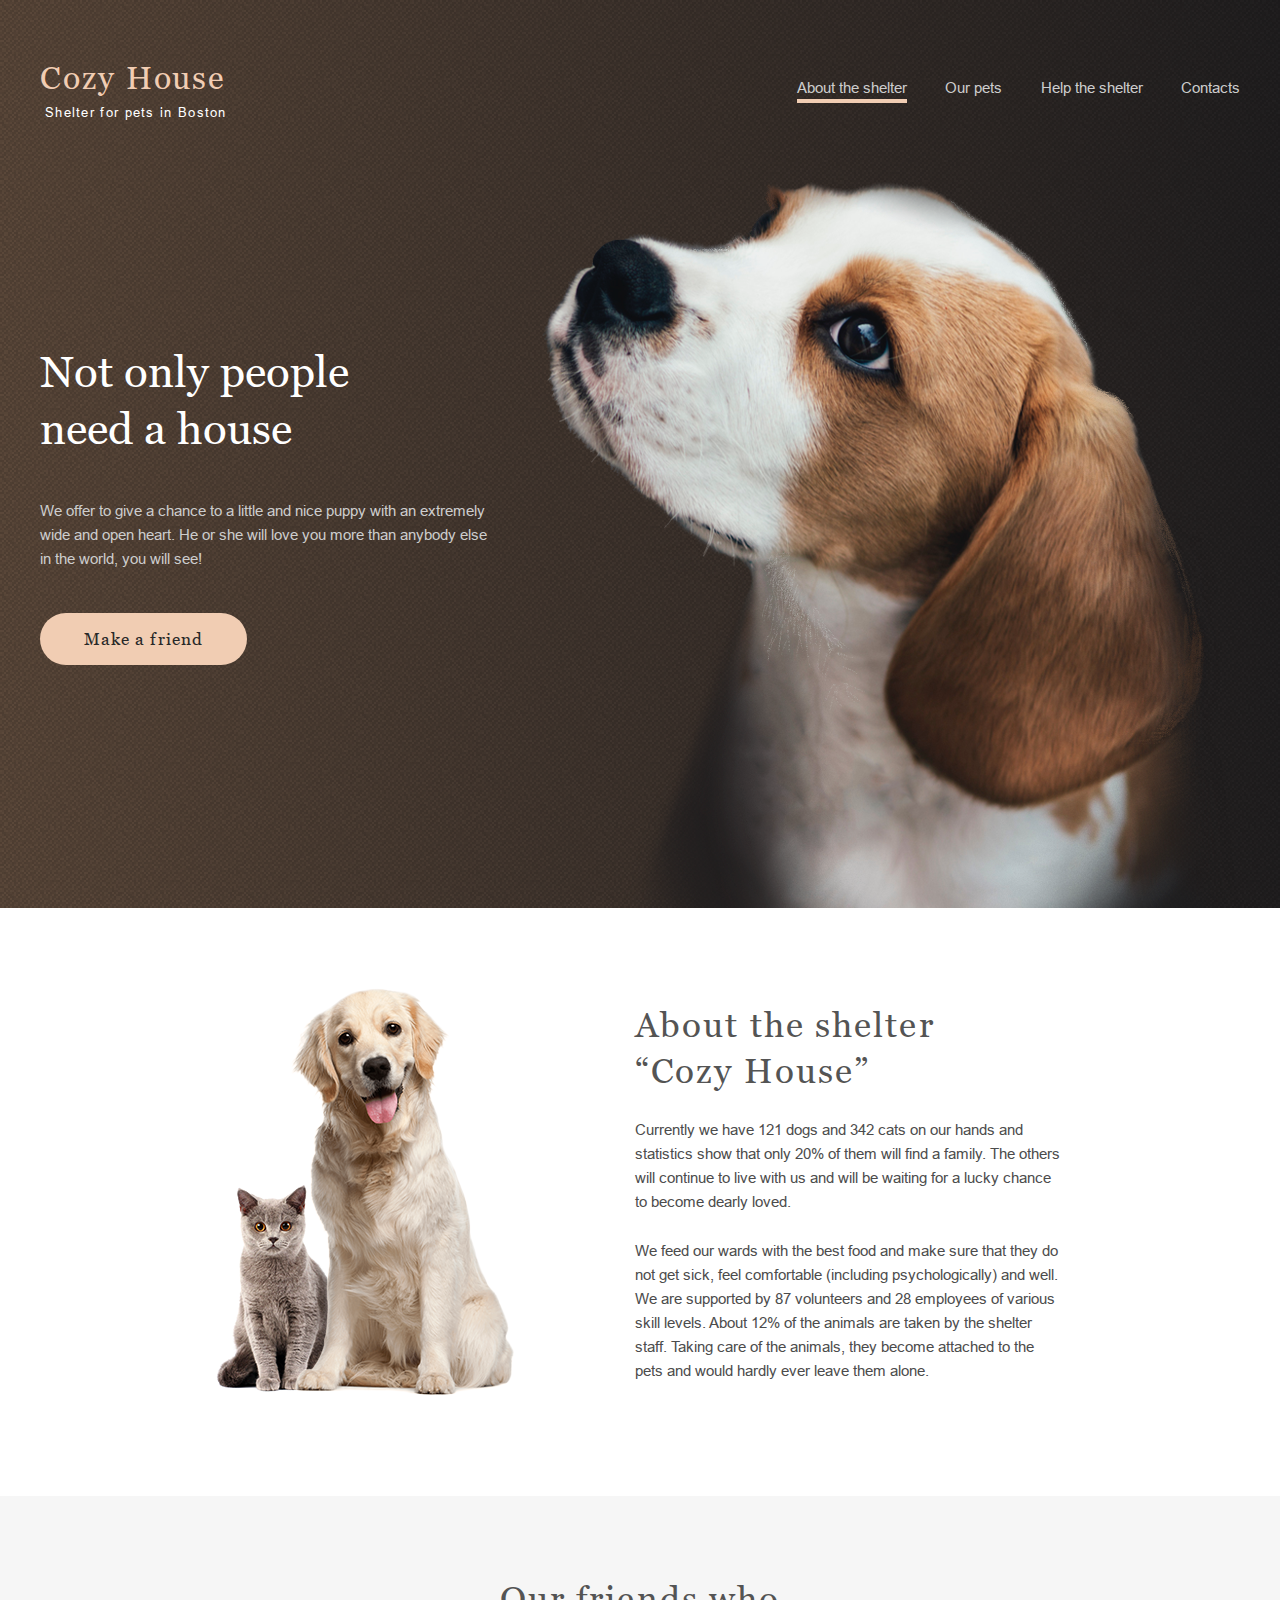
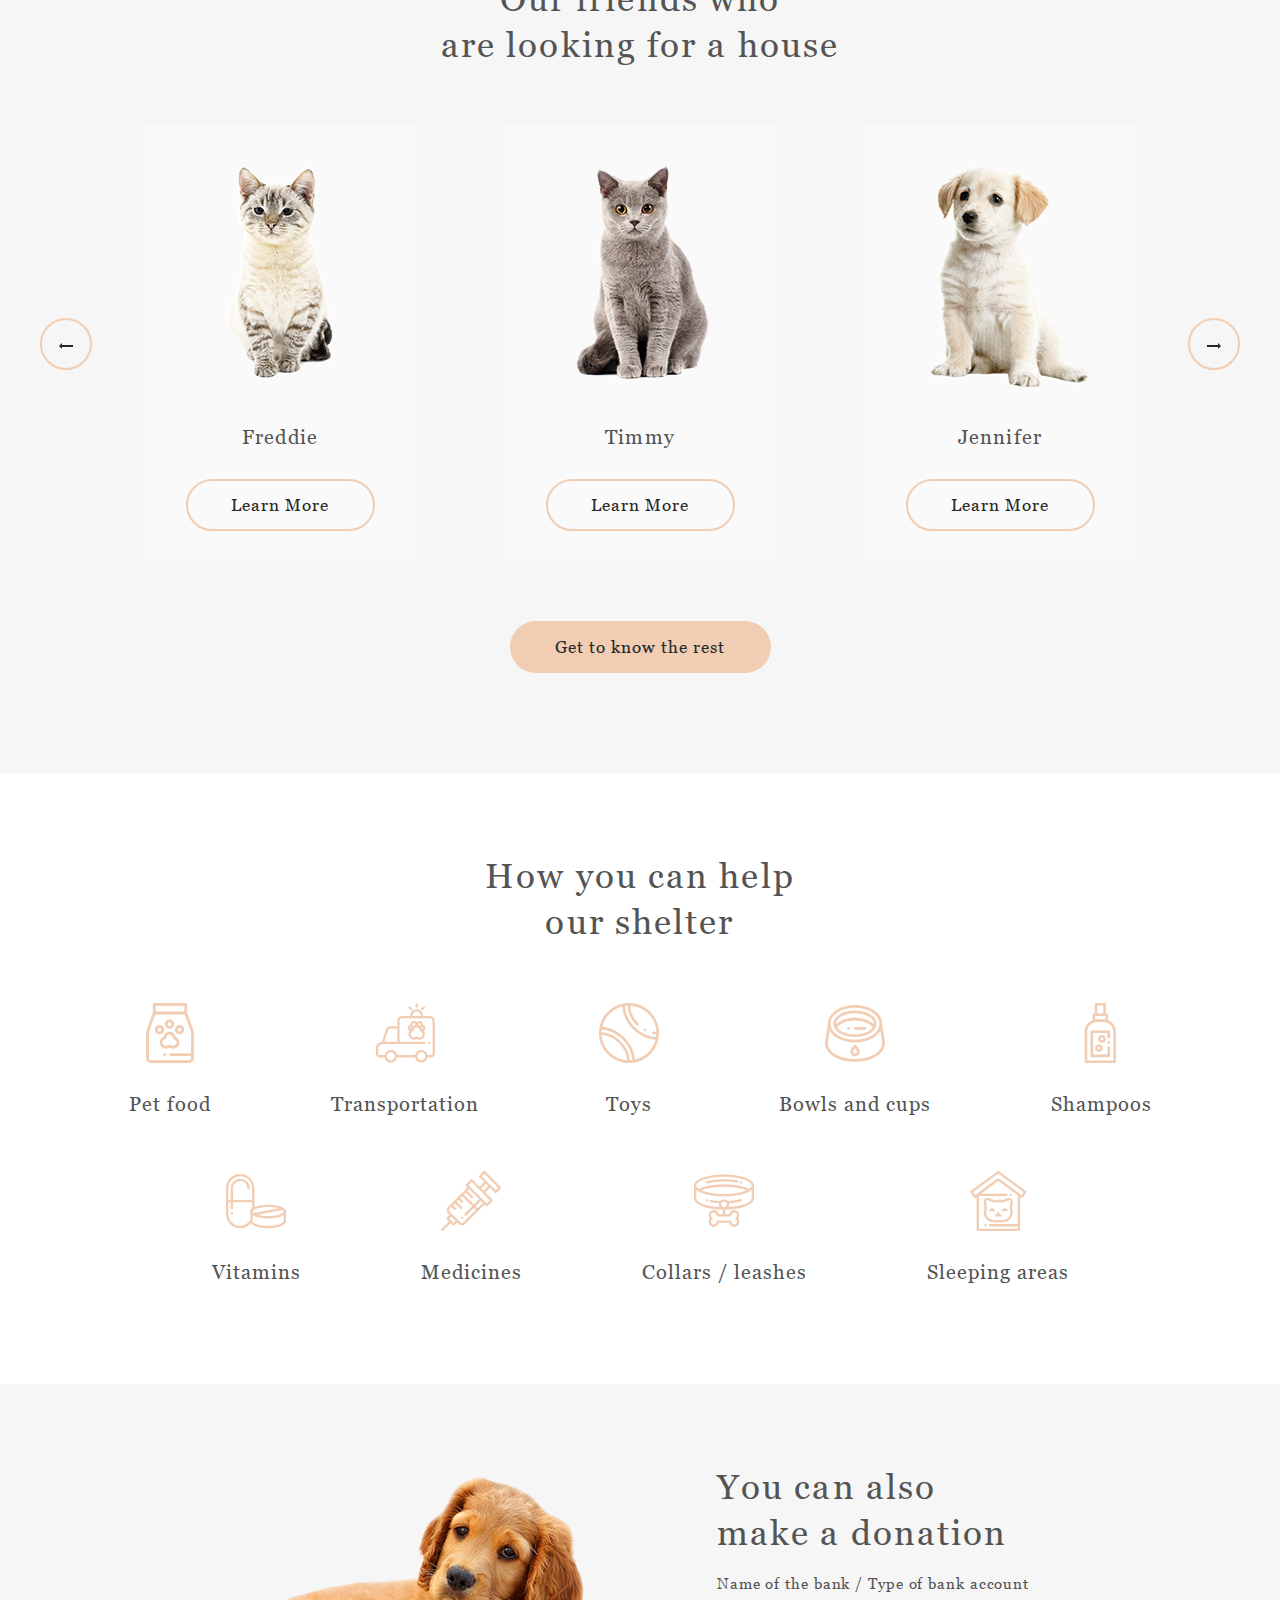
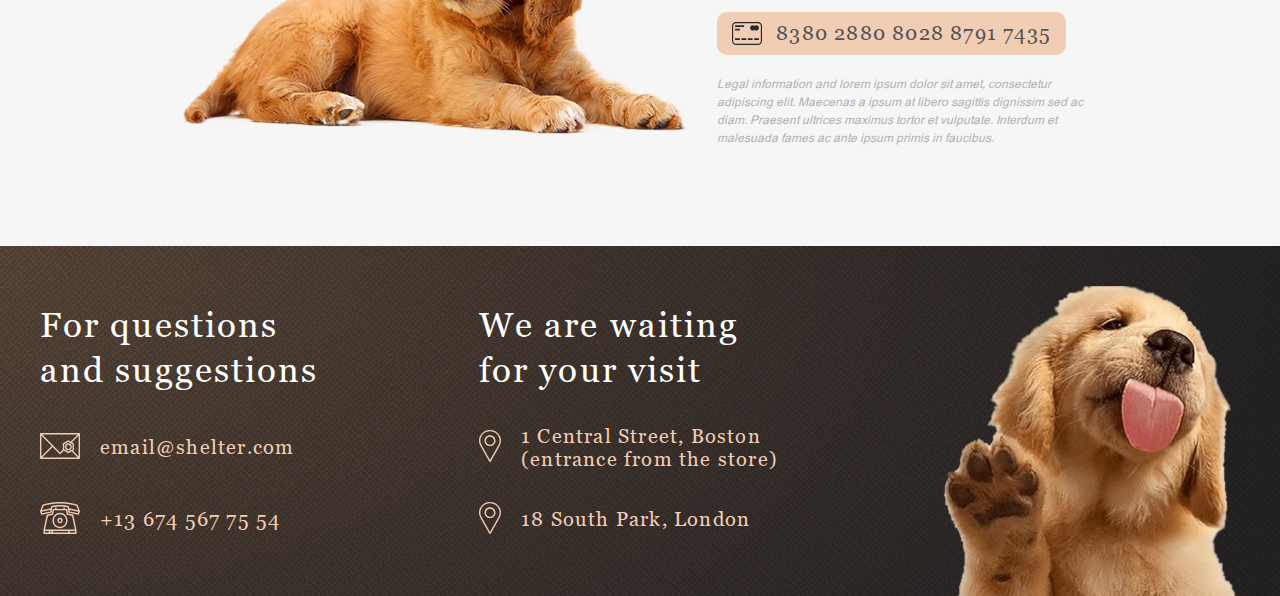
<file: pages/main/index.html>
<!DOCTYPE html>
<html lang="en">
<head>
    <meta charset="UTF-8">
    <meta http-equiv="X-UA-Compatible" content="IE=edge">
    <meta name="viewport" content="width=device-width, initial-scale=1.0">
    <title>Cozy House</title>
    <link rel="stylesheet" href="style.css">
    <link rel="icon" href="../../assets/icons/icon-pets.png">
</head>
<body>
    <header class="container_background">
        <menu> 
            <div>
                <h1 class="logo">
                    <a href="index.html" title="Cozy House"> 
                        Cozy House 
                    </a> 
                </h1>
                <span>
                    Shelter for pets in Boston
                </span>
            </div>
            <div class="hamburger">
                <span class="hamburger_line">
                </span>
            </div>
            <div class="overlay"></div>
            <nav class="navigation">
                <div class="logo_burger">
                    <h1 class="logo">
                        <a href="index.html" title="Cozy House"> 
                            Cozy House 
                        </a> 
                    </h1>
                    <span>
                        Shelter for pets in Boston
                    </span>
                </div>
                <ul>
                    <li>
                        <a href="#" class="nav_link about_shelter">About the shelter</a>
                    </li>
                    <li>
                        <a href="../pets/index.html" class="nav_link">Our pets</a> 
                    </li>
                    <li>
                        <a href="#help" class="nav_link">Help the shelter</a>
                    </li>
                    <li>
                        <a href="#contact" class="nav_link">
                            Contacts
                        </a>
                    </li>
                </ul>
            </nav>
            
        </menu>
    </header>
    <section class="container_background">
        <div class="not_about">
            <div class="not_about_text">
                <p class="not_about_heading_text">
                    Not only people 
                    <br>
                    need a house
                </p>
                <p class="not_about_subheadind_text" >
                    We offer to give a chance to a little and nice puppy with an extremely wide and open heart. He or she will love you more than anybody else in the world, you will see!
                </p>
                <a href="#friend" class="button_link">
                    <button class="not_about_button">
                        Make a friend
                    </button>
                </a>
            </div>
            <div class="not_about_img">
                <img src="../../assets/images/start-screen-puppy.png" alt="puppy" title="puppy">
            </div>
        </div>
    </section>
    <article>
        <div class="about">
            <div class="img_pets">
                <img src="../../assets/images/about-pets.png" alt="pets" title="pets">
            </div>
            <div class="about_text">
                <p class="about_heading_text">
                    About the shelter &ldquo;Cozy House&rdquo;
                </p>
                <p class="about_subheading_text">
                    Currently we have 121 dogs and 342 cats on our hands and statistics show that only 20% of them will find a family. The others will continue to live with us and will be waiting for a lucky chance to become dearly loved.
                </p>
                <p class="about_subheading_text">
                    We feed our wards with the best food and make sure that they do not get sick, feel comfortable (including psychologically) and well. We are supported by 87 volunteers and 28 employees of various skill levels. About 12% of the animals are taken by the shelter staff. Taking care of the animals, they become attached to the pets and would hardly ever leave them alone.
                </p>
            </div>
        </div>
    </article>
    <section class="grey_container">
        <a name="friend"></a>
        <div class="our_friends">
            <p class="our_friends_heading_text">
                Our friends who <br> are looking for a house
            </p>
            <div class="our_friends_slider">
                <div class="arr_l">
                    <button class="arrow">
                        <img src="../../assets/images/Arrow_left.png" alt="Left arrow" title="Left arrow">
                    </button>
                </div>
                
                <div class="wrapper">
                    <div class="slider_container_wrapper">
                        <div class="slider_container">
                        </div>
                    </div>
                </div>

                <div class="arr_r">
                    <button class="arrow">
                        <img src="../../assets/images/Arrow_right.png" alt="Right arrow" title="Right arrow">
                    </button>
                </div>
                
            </div>
            <a href="../pets/index.html" class="our_friends_button_link">
                <button class="last_button">
                        Get to know the rest
                </button>
            </a>
        </div>
        <div class="overlay_modal hidden">
            <div class="modal hidden">
                <img src="../../assets/images/pets-jennifer.png" class="modal_img">
                <div class="modal_text">
                    <p class="heading_modal_text">
                        Jennifer
                    </p>
                    <p class="subheading_modal_text">
                        Dog - Labrador
                    </p>
                    <p class="modal-inf">
                        Jennifer is a sweet 2 months old Labrador that is patiently waiting to find a new forever home. This girl really enjoys being able to go outside to run and play, but won't hesitate to play up a storm in the house if she has all of her favorite toys.
                    </p>
                    <ul>
                        <li>
                            <span>
                                Age:
                            </span>
                            <span>
                                2 months
                            </span>
                        </li>
                        <li>
                            <span>
                                Inoculations:
                            </span>
                            <span>
                                none
                            </span>
                        </li>
                        <li>
                            <span>
                                Diseases: 
                            </span>
                            <span>
                                none
                            </span>
                        </li>
                        <li>
                            <span>
                                Parasites:
                            </span>
                            <span>
                                none
                            </span>
                        </li>
                    </ul>
                </div>
                <button class="modal_button">
                    <img src="../../assets/images/Vector.png">
                </button>
            </div>
        </div>
    </section>
    <section>
        <a id="help"></a>
        <div class="help_container" >
            <p class="our_friends_heading_text">
                How you can help <br> our shelter   
            </p>
            
            <div class="help_list">
                <div class="list_element">
                    <img src="../../assets/icons/icon-pet-food.svg" alt="Food" title="Food">
                    <p>
                        Pet food
                    </p>
                </div>
                <div class="list_element">
                    <img src="../../assets/icons/icon-transportation.svg" alt="Transportation" title="Transportation">
                    <p>
                        Transportation
                    </p>
                </div>
                <div class="list_element">
                    <img src="../../assets/icons/icon-toys.svg" alt="Toys" title="Toys">
                    <p>
                        Toys
                    </p>
                </div>
                <div class="list_element">
                    <img src="../../assets/icons/icon-bowls-and-cups.svg" alt="Bowls and cups" title="Bowls and cups">
                    <p>
                        Bowls and cups
                    </p>
                </div>
                <div class="list_element">
                    <img src="../../assets/icons/icon-shampoos.svg" alt="Shampoos" title="Shampoos">
                    <p>
                        Shampoos
                    </p>
                </div>
                <div class="list_element">
                    <img src="../../assets/icons/icon-vitamins.svg" alt="Vitamins" title="Vitamins">
                    <p>
                        Vitamins
                    </p>
                </div>
                <div class="list_element">
                    <img src="../../assets/icons/icon-medicines.svg" alt="Medicines" title="Medicines">
                    <p>
                        Medicines
                    </p>
                </div>
                <div class="list_element">
                    <img src="../../assets/icons/collars-or-leashes.svg" alt="Collars / leashes" title="Collars / leashes">
                    <p>
                        Collars / leashes
                    </p>
                </div>
                <div class="list_element">
                    <img src="../../assets/icons/icon-sleeping-area.svg" alt="Sleeping areas" title="Sleeping areas">
                    <p>
                        Sleeping areas
                    </p>
                </div>
            </div>
        </div>
    </section>
    <section class="grey_container">
        <div class="donation">
            <div class="donation_img">
                <img src="../../assets/images/donation-dog.png" alt="donation-dog" title="donation-dog">
            </div>
            <div class="donation_text">
                <p class="donation_heading_text">
                    You can also <br> make a donation
                </p>
                <p class="donation_subheading_text">
                    Name of the bank  / Type of bank account
                </p>
                <div class="donation_credit_card">
                    <img src="../../assets/icons/credit-card.svg" alt="credit card" title="credit card">
                    <span>
                       <a href="bla-bla" onclick="return false;">8380 2880 8028 8791 7435</a> 
                    </span>
                </div>
                <span class="text_information">
                    Legal information and lorem ipsum dolor sit amet, consectetur adipiscing elit. Maecenas a ipsum at libero sagittis dignissim sed ac diam. Praesent ultrices maximus tortor et vulputate. Interdum et malesuada fames ac ante ipsum primis in faucibus.
                </span>
            </div>
        </div>
    </section>
    <footer>
        <a id="contact"></a>
        <div class="container_footer">
            <div class="footer_column_inf left">
                <p>
                    For questions and suggestions
                </p>
                <div class="contect_text">
                    <a href="mailto:email@shelter.com" target="_blank">
                        <img src="../../assets/icons/icon-email.svg" alt="Email" title="Email">
                    </a>
                    <span>
                        <a href="mailto:email@shelter.com" target="_blank" title="Email">
                            email@shelter.com
                        </a>
                    </span>
                </div>
                <div class="contect_text">
                    <a href="tel:+13 674 567 75 54">
                        <img src="../../assets/icons/icon-phone.svg" alt="Phone" title="Phone">
                    </a>
                    <span>
                        <a href="tel:+13 674 567 75 54" title="Number">
                            +13 674 567 75 54
                        </a>
                    </span>
                </div>
            </div>
            <div class="footer_column_inf right">
                <p>
                    We are waiting for your visit
                </p>
                <div class="contect_text contect_text_right">
                    <a href="https://goo.gl/maps/esQ3EqnjwY1npoHc9" target="_blank">
                        <img src="../../assets/icons/icon-marker.svg" alt="Marker" title="Marker">
                    </a>
                    <span>
                        <a href="https://goo.gl/maps/esQ3EqnjwY1npoHc9" target="_blank">
                            1 Central Street, Boston <br> (entrance from the store)
                        </a>
                    </span>
                </div>
                <div class="contect_text contect_text_right">
                    <a href="https://goo.gl/maps/esQ3EqnjwY1npoHc9" target="_blank">
                    <img src="../../assets/icons/icon-marker.svg" alt="Marker" title="Marker">
                    </a>
                    <span>
                        <a href="https://goo.gl/maps/esQ3EqnjwY1npoHc9" target="_blank">
                            18 South Park, London 
                        </a>
                    </span>
                </div>
            </div>
            <img class="footer_dog" src="../../assets/images/footer-puppy.png" alt="Puppy" title="Puppy">
        </div>
    </footer>
    <script src="script.js"></script>
</body>
</html>
</file>
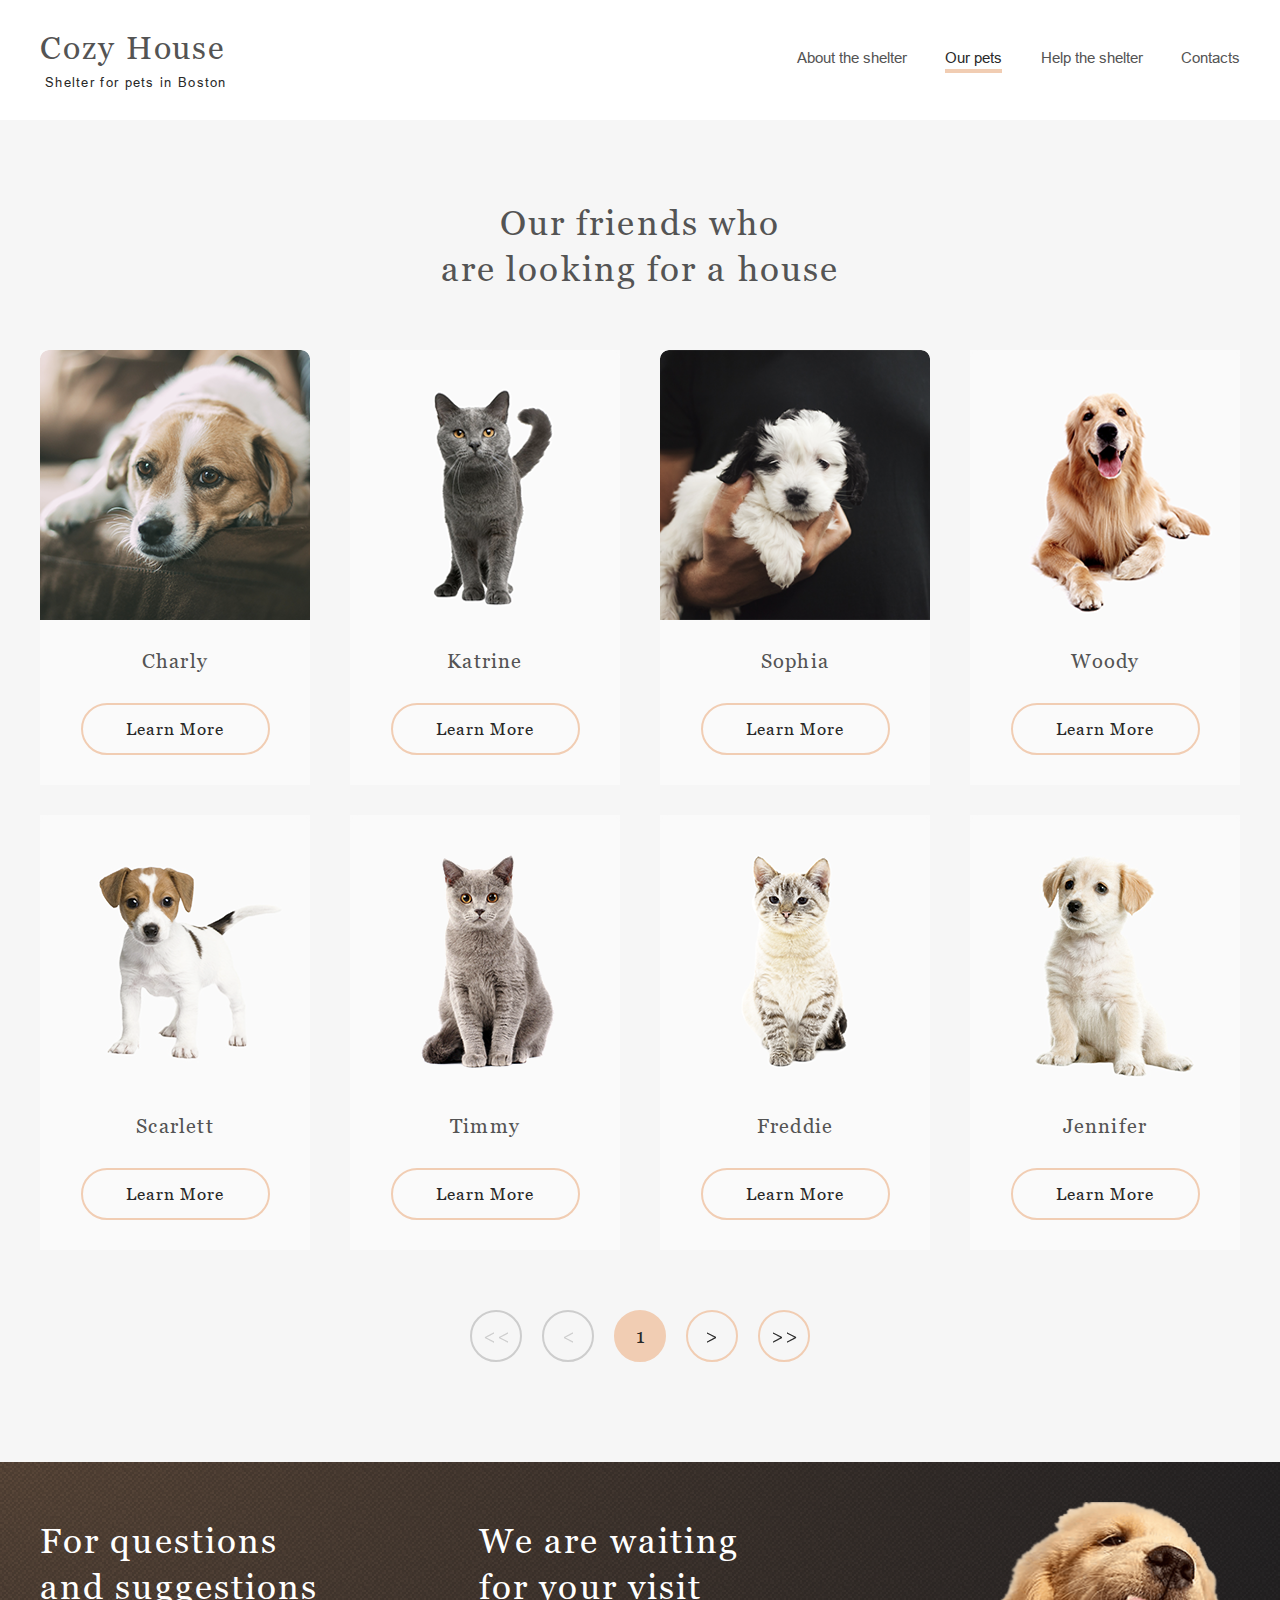
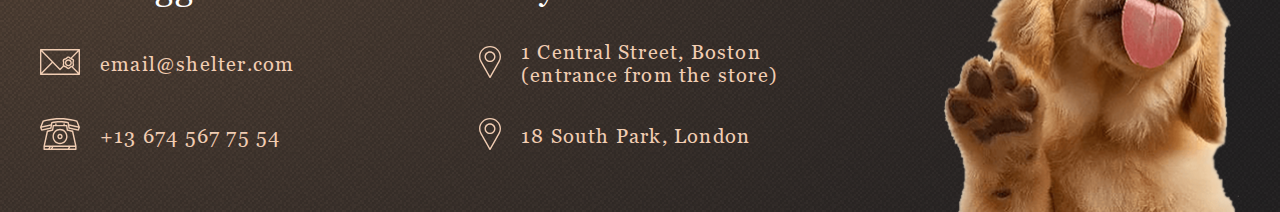
<file: pages/pets/index.html>
<!DOCTYPE html>
<html lang="en">
<head>
    <meta charset="UTF-8">
    <meta http-equiv="X-UA-Compatible" content="IE=edge">
    <meta name="viewport" content="width=device-width, initial-scale=1.0">
    <title>Our Pets</title>
    <link rel="stylesheet" href="style.css">
    <link rel="icon" href="../../assets/icons/icon-pets.png">
</head>
<body>
    <header>
        <menu>
            <div>
                <h1 class="logo">
                    <a href="../main/index.html" title="Cozy House">
                        Cozy House 
                    </a> 
                </h1>
                <span>
                    Shelter for pets in Boston
                </span>
            </div>
            <div class="hamburger">
                <span class="hamburger_line">
                </span>
            </div>
            <div class="overlay"></div>
            <nav class="navigation">
                <div class="logo_burger">
                    <h1 class="logo">
                        <a href="../main/index.html" title="Cozy House">
                            Cozy House 
                        </a> 
                    </h1>
                    <span>
                        Shelter for pets in Boston
                    </span>
                </div>
                <ul>
                    <li>
                        <a href="../main/index.html" class="nav_link">About the shelter</a> 
                    </li>
                    <li>
                        <a href="#" class="nav_link about_shelter">Our pets</a>
                    </li>
                    <li>
                        <a href="../main/index.html#help" class="nav_link">Help the shelter</a>
                    </li>
                    <li>
                        <a href="#contact" class="nav_link">
                            Contacts
                        </a>
                    </li>
                </ul>
            </nav>
            
        </menu>
    </header>
    <article>
        <div class="our_friends">
            <p class="our_friends_heading_text">
                Our friends who <br> are looking for a house
            </p>
            <div class="pets_container">
            </div>
            <div class="navigation_number">
                <button class="arrow" disabled="disabled" id="dbl_left_arrow">
                    <img src="../../assets/images/two_left.png" alt="Left arrow" title="Left arrow" id="img_dbl_left_arrow">
                </button>
                <button class="arrow" disabled="disabled" id="left_arrow">
                    <img src="../../assets/images/left.png" alt="Left arrow" title="Left arrow" id="img_left_arrow">
                </button>
                <button class="arrow_center">
                </button>
                <button class="arrow" id="right_arrow">
                    <img src="../../assets/images/right.png" alt="Right arrow" title="Right arrow" id="img_right_arrow">
                </button>
                <button class="arrow" id="dbl_Right_arrow">
                    <img src="../../assets/images/two_right.png" alt="Right arrow" title="Right arrow" id="img_dbl_right_arrow">
                </button>
            </div>
        </div>
        <div class="overlay_modal hidden">
            <div class="modal hidden">
                <img src="../../assets/images/pets-jennifer.png" class="modal_img">
                <div class="modal_text">
                    <p class="heading_modal_text">
                        Jennifer
                    </p>
                    <p class="subheading_modal_text">
                        Dog - Labrador
                    </p>
                    <p class="modal-inf">
                        Jennifer is a sweet 2 months old Labrador that is patiently waiting to find a new forever home. This girl really enjoys being able to go outside to run and play, but won't hesitate to play up a storm in the house if she has all of her favorite toys.
                    </p>
                    <ul>
                        <li>
                            <span>
                                Age:
                            </span>
                            <span>
                                2 months
                            </span>
                        </li>
                        <li>
                            <span>
                                Inoculations:
                            </span>
                            <span>
                                none
                            </span>
                        </li>
                        <li>
                            <span>
                                Diseases: 
                            </span>
                            <span>
                                none
                            </span>
                        </li>
                        <li>
                            <span>
                                Parasites:
                            </span>
                            <span>
                                none
                            </span>
                        </li>
                    </ul>
                </div>
                <button class="modal_button">
                    <img src="../../assets/images/Vector.png">
                </button>
            </div>
        </div>
    </article>
    <footer>
        <a id="contact"></a>
        <div class="container_footer">
            <div class="footer_column_inf left">
                <p>
                    For questions and suggestions
                </p>
                <div class="contect_text">
                    <a href="mailto:email@shelter.com" target="_blank">
                        <img src="../../assets/icons/icon-email.svg" alt="Email" title="Email">
                    </a>
                    <span>
                        <a href="mailto:email@shelter.com" target="_blank" title="Email">
                            email@shelter.com
                        </a>
                    </span>
                </div>
                <div class="contect_text">
                    <a href="tel:+13 674 567 75 54">
                        <img src="../../assets/icons/icon-phone.svg" alt="Phone" title="Phone">
                    </a>
                    <span>
                        <a href="tel:+13 674 567 75 54" title="Number">
                            +13 674 567 75 54
                        </a>
                    </span>
                </div>
            </div>
            <div class="footer_column_inf right">
                <p>
                    We are waiting for your visit
                </p>
                <div class="contect_text contect_text_right">
                    <a href="https://goo.gl/maps/esQ3EqnjwY1npoHc9" target="_blank">
                        <img src="../../assets/icons/icon-marker.svg" alt="Marker" title="Marker">
                    </a>
                    <span>
                        <a href="https://goo.gl/maps/esQ3EqnjwY1npoHc9" target="_blank">
                            1 Central Street, Boston (entrance from the store)
                        </a>
                    </span>
                </div>
                <div class="contect_text contect_text_right">
                    <a href="https://goo.gl/maps/esQ3EqnjwY1npoHc9" target="_blank">
                    <img src="../../assets/icons/icon-marker.svg" alt="Marker" title="Marker">
                    </a>
                    <span>
                        <a href="https://goo.gl/maps/esQ3EqnjwY1npoHc9" target="_blank">
                            18 South Park, London 
                        </a>
                    </span>
                </div>
            </div>
            <img class="footer_dog" src="../../assets/images/footer-puppy.png" alt="Puppy" title="Puppy">
        </div>
    </footer>
    <script src="script.js"></script>
</body>
</html>
</file>
<file: pages/main/style.css>
* {
  -webkit-box-sizing: border-box;
          box-sizing: border-box;
  margin: 0;
  padding: 0;
  -webkit-transition: all .3s;
  transition: all .3s;
}

html {
  scroll-behavior: smooth;
}

@font-face {
  font-family: 'Georgia';
  src: url("../../assets/fonts/georgia/georgia-regular.ttf");
}

@font-face {
  font-family: 'Arial';
  src: url(../../assets/fonts/arial/arial-regular.ttf);
}

footer {
  background: url(../../assets/images/noise_transparent.png), radial-gradient(100% 215.42% at 0% 0%, #5b483a 0%, #262425 100%), -webkit-gradient(linear, left bottom, left top, from(#211f20), to(#211f20));
  background: url(../../assets/images/noise_transparent.png), radial-gradient(100% 215.42% at 0% 0%, #5b483a 0%, #262425 100%), linear-gradient(0deg, #211f20, #211f20);
}

.container_background {
  background: url(../../assets/images/noise_transparent.png), -webkit-gradient(linear, left top, right top, from(#5B483A), to(#211F20));
  background: url(../../assets/images/noise_transparent.png), linear-gradient(90deg, #5B483A, #211F20);
}

.logo {
  margin-bottom: 6px;
}

.logo a {
  text-decoration: none;
  color: #F1CDB3;
  font-family: 'Georgia';
  letter-spacing: 0.06em;
  font-size: 32px;
  font-style: normal;
  font-weight: 400;
  line-height: 18px;
}

.logo_burger {
  display: none;
}

@media only all and (max-width: 767px) {
  .logo_burger {
    display: block;
    position: absolute;
    top: 39px;
    left: 10px;
  }
}

menu {
  display: -webkit-box;
  display: -ms-flexbox;
  display: flex;
  -webkit-box-pack: justify;
      -ms-flex-pack: justify;
          justify-content: space-between;
  padding: 60px 40px 0 40px;
  margin: 0 auto;
  max-width: 1280px;
}

menu div {
  height: 60px;
}

menu .navigation {
  width: 443px;
}

@media only all and (max-width: 767px) {
  menu .navigation {
    width: 320px;
    position: fixed;
    right: -320px;
    top: 0;
    background-color: #292929;
    height: 100%;
    -webkit-transition: .5s;
    transition: .5s;
  }
}

menu .navigation > ul {
  list-style: none;
  display: -webkit-box;
  display: -ms-flexbox;
  display: flex;
  -webkit-box-pack: justify;
      -ms-flex-pack: justify;
          justify-content: space-between;
  padding-left: 0;
}

menu .navigation > ul li {
  color: #CDCDCD;
  font-family: Arial, sans-serif;
  padding-top: 16px;
  font-size: 15px;
  font-style: normal;
  font-weight: 400;
  line-height: 160%;
}

@media only all and (max-width: 767px) {
  menu .navigation > ul li {
    font-size: 32px;
    padding-top: 0;
  }
}

menu .navigation > ul li .nav_link {
  text-decoration: none;
  color: #CDCDCD;
  font-family: Arial, sans-serif;
}

menu .navigation > ul li .nav_link:hover {
  color: #FAFAFA;
}

@media only all and (max-width: 767px) {
  menu .navigation > ul {
    -webkit-box-orient: vertical;
    -webkit-box-direction: normal;
        -ms-flex-direction: column;
            flex-direction: column;
    gap: 40px;
    -webkit-box-pack: center;
        -ms-flex-pack: center;
            justify-content: center;
    width: 243px;
    -webkit-box-align: center;
        -ms-flex-align: center;
            align-items: center;
    margin: 248px auto 0 auto;
  }
}

menu span {
  color: #FFFFFF;
  font-family: Arial;
  padding-left: 5px;
  font-size: 13px;
  letter-spacing: 0.1em;
  font-style: normal;
  font-weight: 400;
}

@media only all and (max-width: 768px) {
  menu {
    padding: 30px 30px 0 30px;
  }
}

@media only all and (max-width: 767px) {
  menu {
    -webkit-box-align: center;
        -ms-flex-align: center;
            align-items: center;
  }
}

@media only all and (max-width: 320px) {
  menu {
    padding: 30px 53px 0 10px;
    -webkit-box-align: center;
        -ms-flex-align: center;
            align-items: center;
  }
}

.hamburger:before, .hamburger:after, .hamburger_line {
  content: '';
  display: inline-block;
  background-color: #F1CDB3;
  height: 2px;
  width: 100%;
  position: absolute;
}

.navigation.active {
  right: 0;
  overflow-y: auto;
}

.hamburger {
  display: none;
  width: 30px;
  height: 22px;
  position: relative;
  cursor: pointer;
  z-index: 2;
}

@media only all and (max-width: 767px) {
  .hamburger {
    display: block;
  }
}

.hamburger:before {
  top: 0;
  left: 0;
}

.hamburger:after {
  bottom: 0;
  left: 0;
}

.hamburger_line {
  top: calc( 50% - 1px);
  left: 0;
}

.hamburger.active {
  -webkit-transform: rotate(90deg);
          transform: rotate(90deg);
  -webkit-transition: .5s;
  transition: .5s;
}

@media only all and (max-width: 767px) {
  .hamburger.active + .overlay {
    display: block;
    position: absolute;
    top: 0;
    left: 0;
    width: 100vw;
    height: 100vh;
    background: rgba(41, 41, 41, 0.6);
  }
}

.about_shelter {
  color: #FFFFFF;
  font-family: Arial;
  padding-bottom: 3px;
  border-bottom: 4px solid #F1CDB3;
  font-size: 15px;
  font-style: normal;
  font-weight: 400;
  line-height: 160%;
}

@media only all and (max-width: 767px) {
  .about_shelter {
    font-size: 32px;
    font-style: normal;
    font-weight: 400;
    line-height: 160%;
    width: 243px;
    padding-bottom: 6px;
  }
}

.overlay {
  display: none;
}

@media only all and (max-width: 767px) {
  .lock {
    overflow-y: hidden;
  }
}

.not_about {
  margin: 0 auto;
  max-width: 1280px;
  display: -webkit-box;
  display: -ms-flexbox;
  display: flex;
  margin-top: -120px;
  padding: 180px 40px 0 40px;
  -webkit-box-pack: justify;
      -ms-flex-pack: justify;
          justify-content: space-between;
}

.not_about .not_about_img > img {
  width: 100%;
  -o-object-fit: contain;
     object-fit: contain;
  display: block;
}

@media only all and (max-width: 768px) {
  .not_about .not_about_img > img {
    width: 97.3%;
  }
}

@media only all and (max-width: 320px) {
  .not_about .not_about_img > img {
    width: 86.7%;
  }
}

.not_about .not_about_text {
  max-width: 460px;
  padding-top: 163px;
}

@media only all and (max-width: 1030px) {
  .not_about .not_about_text {
    padding-top: 0;
  }
}

@media only all and (max-width: 768px) {
  .not_about .not_about_text {
    padding-top: 0;
  }
}

@media only all and (max-width: 767px) {
  .not_about .not_about_text {
    text-align: center;
  }
}

@media only all and (max-width: 320px) {
  .not_about .not_about_text {
    text-align: center;
  }
}

.not_about p {
  margin-bottom: 42px;
}

@media only all and (max-width: 1030px) {
  .not_about {
    -webkit-box-orient: vertical;
    -webkit-box-direction: normal;
        -ms-flex-direction: column;
            flex-direction: column;
    -webkit-box-align: center;
        -ms-flex-align: center;
            align-items: center;
  }
}

@media only all and (max-width: 768px) {
  .not_about {
    -webkit-box-align: baseline;
        -ms-flex-align: baseline;
            align-items: baseline;
    padding-left: 154px;
    padding-right: 30px;
    -webkit-box-orient: vertical;
    -webkit-box-direction: normal;
        -ms-flex-direction: column;
            flex-direction: column;
  }
}

@media only all and (max-width: 767px) {
  .not_about {
    padding-left: 10px;
    padding-right: 10px;
    -webkit-box-align: center;
        -ms-flex-align: center;
            align-items: center;
  }
}

@media only all and (max-width: 320px) {
  .not_about {
    padding-left: 10px;
    padding-right: 10px;
  }
}

.not_about_heading_text {
  font-family: Georgia;
  color: #FFFFFF;
  font-size: 44px;
  font-style: normal;
  font-weight: 400;
  line-height: 130%;
}

@media only all and (max-width: 320px) {
  .not_about_heading_text {
    font-size: 25px;
    letter-spacing: 0.06em;
  }
}

.not_about_subheadind_text {
  color: #CDCDCD;
  font-family: Arial, sans-serif;
  font-size: 15px;
  font-style: normal;
  font-weight: 400;
  line-height: 160%;
}

.button_link {
  text-decoration: none;
  color: #292929;
}

.not_about_button {
  width: 207px;
  font-style: normal;
  font-family: Georgia;
  font-weight: 400;
  letter-spacing: 0.06em;
  color: #292929;
  font-size: 17px;
  background-color: #F1CDB3;
  border-radius: 100px;
  border: none;
  height: 52px;
  font-weight: 400;
  line-height: 130%;
}

.not_about_button:hover {
  background-color: #FDDCC4;
  cursor: pointer;
}

@media only all and (max-width: 1030px) {
  .not_about_button {
    margin: 0 auto;
    display: block;
  }
}

@media only all and (max-width: 1030px) {
  .not_about_img {
    padding-top: 100px;
  }
}

@media only all and (max-width: 768px) {
  .not_about_img {
    padding-top: 100px;
    display: -webkit-box;
    display: -ms-flexbox;
    display: flex;
    -webkit-box-pack: end;
        -ms-flex-pack: end;
            justify-content: end;
  }
}

@media only all and (max-width: 320px) {
  .not_about_img {
    padding-top: 105px;
  }
}

.about {
  margin: 0 auto;
  max-width: 1280px;
  padding: 80px 40px 100px 40px;
  display: -webkit-box;
  display: -ms-flexbox;
  display: flex;
  -webkit-box-pack: center;
      -ms-flex-pack: center;
          justify-content: center;
  gap: 120px;
}

.about .img_pets {
  max-width: 300px;
  max-height: 408px;
}

.about .img_pets img {
  width: 100%;
}

@media only all and (max-width: 320px) {
  .about .img_pets {
    max-width: 260px;
    max-height: 353.6px;
  }
}

@media only all and (max-width: 1030px) {
  .about {
    -webkit-box-orient: vertical;
    -webkit-box-direction: reverse;
        -ms-flex-direction: column-reverse;
            flex-direction: column-reverse;
    -webkit-box-align: center;
        -ms-flex-align: center;
            align-items: center;
  }
}

@media only all and (max-width: 768px) {
  .about {
    -webkit-box-orient: vertical;
    -webkit-box-direction: reverse;
        -ms-flex-direction: column-reverse;
            flex-direction: column-reverse;
    padding-left: 165px;
    padding-right: 165px;
    -webkit-box-align: center;
        -ms-flex-align: center;
            align-items: center;
    gap: 80px;
  }
}

@media only all and (max-width: 767px) {
  .about {
    padding: 42px 25px 42.4px 25px;
  }
}

@media only all and (max-width: 320px) {
  .about {
    padding: 42px 25px 42.4px 25px;
    gap: 42px;
  }
}

@-moz-document url-prefix() {
  .img_pets {
    margin-right: 120px;
  }
  @media only all and (max-width: 1030px) {
    .img_pets {
      margin-right: 0;
      margin-top: 80px;
    }
  }
}

.about_text {
  padding: 14px 0 0;
  max-width: 430px;
}

@media only all and (max-width: 768px) {
  .about_text {
    padding: 0;
  }
}

.about_heading_text {
  color: #545454;
  padding-bottom: 25px;
  font-family: Georgia;
  width: 80%;
  letter-spacing: 0.06em;
  font-size: 35px;
  font-style: normal;
  font-weight: 400;
  line-height: 130%;
}

@media only all and (max-width: 767px) {
  .about_heading_text {
    text-align: center;
  }
}

@media only all and (max-width: 320px) {
  .about_heading_text {
    width: 100%;
    font-size: 25px;
    text-align: center;
  }
}

.about_subheading_text {
  color: #4C4C4C;
  padding-bottom: 25px;
  font-family: Arial;
  font-size: 15px;
  font-style: normal;
  font-weight: 400;
  line-height: 160%;
}

@media only all and (max-width: 767px) {
  .about_subheading_text {
    text-align: justify;
    padding-bottom: 22px;
  }
}

.about_subheading_text:last-child {
  padding-bottom: 0;
}

.grey_container {
  background-color: #F6F6F6;
}

.our_friends {
  margin: 0 auto;
  max-width: 1280px;
  padding: 80px 40px 100px 40px;
  text-align: center;
}

.our_friends .our_friends_button_link {
  text-decoration: none;
  color: #292929;
}

.our_friends .last_button {
  color: #292929;
  font-size: 17px;
  background-color: #F1CDB3;
  border-radius: 100px;
  border: none;
  height: 52px;
  font-weight: 400;
  line-height: 130%;
  font-family: 'Georgia';
  width: 261px;
  margin: 0 auto;
  font-style: normal;
  letter-spacing: 0.06em;
}

.our_friends .last_button:hover {
  background-color: #FDDCC4;
  cursor: pointer;
}

@media only all and (max-width: 768px) {
  .our_friends {
    padding: 80px 30px 100px 30px;
  }
}

@media only all and (max-width: 440px) {
  .our_friends {
    padding-left: 10px;
    padding-right: 10px;
  }
}

@media only all and (max-width: 320px) {
  .our_friends {
    padding: 42px 10px;
  }
}

.our_friends_heading_text {
  font-family: Georgia;
  color: #545454;
  max-width: 400px;
  max-height: 90px;
  margin: 0 auto;
  letter-spacing: 0.06em;
  font-size: 35px;
  font-style: normal;
  font-weight: 400;
  line-height: 130%;
}

@media only all and (max-width: 440px) {
  .our_friends_heading_text {
    font-size: 25px;
  }
}

@media only all and (max-width: 320px) {
  .our_friends_heading_text {
    font-size: 25px;
    line-height: 127%;
  }
}

.our_friends_slider {
  margin: 60px 0;
  display: -webkit-box;
  display: -ms-flexbox;
  display: flex;
  -webkit-box-align: center;
      -ms-flex-align: center;
          align-items: center;
  -webkit-box-pack: justify;
      -ms-flex-pack: justify;
          justify-content: space-between;
}

@media only all and (max-width: 320px) {
  .our_friends_slider {
    margin: 42px 0;
  }
}

@media only all and (max-width: 440px) {
  .our_friends_slider {
    padding: 0 10px 0 15px;
    display: -ms-grid;
    display: grid;
    -ms-grid-columns: 137.5px 137.5px;
        grid-template-columns: 137.5px 137.5px;
    grid-row-gap: 20px;
        grid-template-areas: 'card card' 'arrl arrr';
    -webkit-box-pack: center;
        -ms-flex-pack: center;
            justify-content: center;
  }
}

.wrapper {
  width: 990px;
  height: 435px;
  overflow: hidden;
}

@media only all and (max-width: 1279px) {
  .wrapper {
    width: 580px;
  }
}

@media only all and (max-width: 767px) {
  .wrapper {
    width: 270px;
  }
}

.slider_container_wrapper {
  display: -webkit-box;
  display: -ms-flexbox;
  display: flex;
  position: relative;
}

@-webkit-keyframes move-left {
  from {
    left: -1080px;
  }
  to {
    left: 0px;
  }
}

@keyframes move-left {
  from {
    left: -1080px;
  }
  to {
    left: 0px;
  }
}

@-webkit-keyframes move-left-two {
  from {
    left: -620px;
  }
  to {
    left: 0px;
  }
}

@keyframes move-left-two {
  from {
    left: -620px;
  }
  to {
    left: 0px;
  }
}

@-webkit-keyframes move-left-one {
  from {
    left: -310px;
  }
  to {
    left: 0px;
  }
}

@keyframes move-left-one {
  from {
    left: -310px;
  }
  to {
    left: 0px;
  }
}

.transition-left {
  -webkit-animation-name: move-left;
          animation-name: move-left;
  -webkit-animation-duration: 4s;
          animation-duration: 4s;
}

@media only all and (max-width: 1279px) {
  .transition-left {
    -webkit-animation-name: move-left-two;
            animation-name: move-left-two;
  }
}

@media only all and (max-width: 767px) {
  .transition-left {
    -webkit-animation-name: move-left-one;
            animation-name: move-left-one;
  }
}

@-webkit-keyframes move-right {
  from {
    left: 0px;
  }
  to {
    left: -1080px;
  }
}

@keyframes move-right {
  from {
    left: 0px;
  }
  to {
    left: -1080px;
  }
}

@-webkit-keyframes move-right-two {
  from {
    left: 0px;
  }
  to {
    left: -620px;
  }
}

@keyframes move-right-two {
  from {
    left: 0px;
  }
  to {
    left: -620px;
  }
}

@-webkit-keyframes move-right-one {
  from {
    left: 0px;
  }
  to {
    left: -310px;
  }
}

@keyframes move-right-one {
  from {
    left: 0px;
  }
  to {
    left: -310px;
  }
}

.transition-right {
  -webkit-animation-name: move-right;
          animation-name: move-right;
  -webkit-animation-duration: 4s;
          animation-duration: 4s;
}

@media only all and (max-width: 1279px) {
  .transition-right {
    -webkit-animation-name: move-right-two;
            animation-name: move-right-two;
  }
}

@media only all and (max-width: 767px) {
  .transition-right {
    -webkit-animation-name: move-right-one;
            animation-name: move-right-one;
  }
}

.slider_container {
  display: -webkit-box;
  display: -ms-flexbox;
  display: flex;
  -webkit-box-orient: horizontal;
  -webkit-box-direction: normal;
      -ms-flex-direction: row;
          flex-direction: row;
  gap: 90px;
}

@media only all and (max-width: 1279px) {
  .slider_container {
    -webkit-box-pack: center;
        -ms-flex-pack: center;
            justify-content: center;
    gap: 40px;
  }
}

@media only all and (max-width: 440px) {
  .slider_container {
    -webkit-box-pack: start;
        -ms-flex-pack: start;
            justify-content: flex-start;
  }
}

.arrow {
  min-width: 52px;
  min-height: 52px;
  border: 2px solid #F1CDB3;
  border-radius: 50%;
  text-align: center;
  background-color: #F6F6F6;
}

.arrow:hover {
  background-color: #FDDCC4;
  border: 2px solid #FDDCC4;
  cursor: pointer;
}

@media only all and (max-width: 320px) {
  .card_grid {
    grid-area: card;
  }
}

.arr_l {
  grid-area: arrl;
}

.arr_r {
  grid-area: arrr;
}

.slider_card {
  background-color: #FAFAFA;
  display: -webkit-box;
  display: -ms-flexbox;
  display: flex;
  -webkit-box-orient: vertical;
  -webkit-box-direction: normal;
      -ms-flex-direction: column;
          flex-direction: column;
  -ms-flex-pack: distribute;
      justify-content: space-around;
  -ms-flex-wrap: wrap;
      flex-wrap: wrap;
  gap: 30px;
  -webkit-box-align: center;
      -ms-flex-align: center;
          align-items: center;
  height: 435px;
}

.slider_card img {
  border-radius: 9px 9px 0 0;
}

.slider_card p {
  font-family: Georgia;
  color: #545454;
  letter-spacing: 0.06em;
  font-size: 20px;
  font-style: normal;
  font-weight: 400;
  line-height: 23px;
}

.slider_card button {
  border: 2px solid #F1CDB3;
  border-radius: 100px;
  background-color: #FAFAFA;
  width: 70%;
  height: 52px;
  margin-bottom: 30px;
  font-family: Georgia;
  font-style: normal;
  font-size: 17px;
  color: #292929;
  letter-spacing: 0.06em;
}

.slider_card:hover > button {
  background-color: #FDDCC4;
  border: 2px solid #FDDCC4;
  cursor: pointer;
}

.slider_card:hover {
  cursor: pointer;
  background-color: #FFFFFF;
  -webkit-box-shadow: 0 2px 35px 14px rgba(13, 13, 13, 0.04);
          box-shadow: 0 2px 35px 14px rgba(13, 13, 13, 0.04);
}

@-moz-document url-prefix() {
  .our_friends_slider {
    margin-top: 30px !important;
  }
  @media only all and (max-width: 320px) {
    .our_friends_slider {
      margin-top: 12px !important;
    }
  }
  .slider_card {
    margin-right: 30px;
    margin-top: 30px;
  }
  @media only all and (max-width: 767px) {
    .slider_card {
      margin-right: 0;
    }
  }
}

.overlay_modal {
  position: fixed;
  top: 0;
  left: 0;
  width: 100%;
  height: 100%;
  background: rgba(41, 41, 41, 0.6);
  z-index: 2;
  display: -webkit-box;
  display: -ms-flexbox;
  display: flex;
  -webkit-box-pack: center;
      -ms-flex-pack: center;
          justify-content: center;
  -webkit-box-align: center;
      -ms-flex-align: center;
          align-items: center;
  overflow-y: auto;
}

.overlay_modal:hover .modal_button {
  cursor: pointer;
  background-color: #FDDCC4;
}

.hidden {
  display: none !important;
}

.locked {
  overflow-y: hidden;
}

.modal {
  background-color: #FFFFFF;
  max-width: 900px;
  border-radius: 10px;
  margin: 0 auto;
  display: -webkit-box;
  display: -ms-flexbox;
  display: flex;
  z-index: 3;
  position: relative;
}

.modal:hover .modal_button {
  background: transparent;
}

@media only all and (max-width: 1030px) {
  .modal {
    max-width: 700px;
  }
}

@media only all and (max-width: 767px) {
  .modal {
    max-width: 240px;
  }
}

.modal_img {
  width: 500px;
  height: 500px;
}

@media only all and (max-width: 1030px) {
  .modal_img {
    width: 400px;
    height: 400px;
  }
}

@media only all and (max-width: 767px) {
  .modal_img {
    display: none;
  }
}

.modal_text {
  padding: 50px 20px 88px 29px;
}

.modal_text ul {
  padding-left: 15px;
}

.modal_text ul > li {
  font-family: Georgia;
  font-size: 15px;
  font-style: normal;
  font-weight: 400;
  line-height: 110%;
  padding-bottom: 11px;
  letter-spacing: 0.06em;
  color: #F1CDB3;
}

@media only all and (max-width: 767px) {
  .modal_text ul > li {
    padding-bottom: 6px;
  }
}

.modal_text ul > li span {
  color: #000000;
}

.modal_text ul > li:last-child {
  padding-bottom: 0;
}

.modal_text ul > li > span:first-child {
  font-weight: bold;
}

@media only all and (max-width: 1030px) {
  .modal_text {
    padding: 10px;
  }
}

.heading_modal_text {
  font-family: Georgia;
  font-size: 35px;
  font-style: normal;
  font-weight: 400;
  line-height: 130%;
  padding-bottom: 10px;
  letter-spacing: 0.06em;
}

@media only all and (max-width: 767px) {
  .heading_modal_text {
    text-align: center;
  }
}

.subheading_modal_text {
  font-family: Georgia;
  font-size: 20px;
  font-style: normal;
  font-weight: 400;
  line-height: 115%;
  padding-bottom: 40px;
  letter-spacing: 0.06em;
}

@media only all and (max-width: 767px) {
  .subheading_modal_text {
    text-align: center;
    padding-bottom: 20px;
  }
}

.modal-inf {
  font-family: Georgia;
  font-size: 15px;
  font-style: normal;
  font-weight: 400;
  line-height: 110%;
  letter-spacing: 0.06em;
  padding-bottom: 40px;
}

@media only all and (max-width: 767px) {
  .modal-inf {
    text-align: justify;
    padding-bottom: 24px;
    font-size: 13px;
  }
}

.modal_button {
  width: 52px;
  height: 52px;
  border: 2px solid #F1CDB3;
  border-radius: 50%;
  text-align: center;
  position: absolute;
  background: transparent;
  left: 890px;
  top: -55px;
}

@media only all and (max-width: 1030px) {
  .modal_button {
    left: 680px;
  }
}

@media only all and (max-width: 767px) {
  .modal_button {
    left: 220px;
  }
}

.modal_button:hover {
  cursor: pointer;
  background-color: #FDDCC4 !important;
}

.help_container {
  margin: 0 auto;
  max-width: 1280px;
  padding: 80px 40px 100px 40px;
  text-align: center;
}

.help_container .help_list {
  margin: 60px 87px 0 87px;
  display: -webkit-box;
  display: -ms-flexbox;
  display: flex;
  -ms-flex-wrap: wrap;
      flex-wrap: wrap;
  gap: 55px 120px;
  -webkit-box-pack: center;
      -ms-flex-pack: center;
          justify-content: center;
}

@media only all and (max-width: 768px) {
  .help_container .help_list {
    -ms-flex-pack: distribute;
        justify-content: space-around;
    gap: 55px 60px;
    margin: 60px 0 0 0;
  }
}

@media only all and (max-width: 320px) {
  .help_container .help_list {
    margin: 42px 0 0 0;
    gap: 30px 30px;
    -webkit-box-pack: start;
        -ms-flex-pack: start;
            justify-content: start;
  }
}

@media only all and (max-width: 768px) {
  .help_container {
    padding: 80px 69px 100px 69px;
  }
}

@media only all and (max-width: 320px) {
  .help_container {
    padding: 42px 15px;
  }
}

.list_element {
  display: -webkit-box;
  display: -ms-flexbox;
  display: flex;
  -webkit-box-orient: vertical;
  -webkit-box-direction: normal;
      -ms-flex-direction: column;
          flex-direction: column;
  -webkit-box-pack: justify;
      -ms-flex-pack: justify;
          justify-content: space-between;
  -webkit-box-align: center;
      -ms-flex-align: center;
          align-items: center;
  height: 113px;
}

@media only all and (max-width: 768px) {
  .list_element {
    width: 170px;
  }
}

@media only all and (max-width: 320px) {
  .list_element {
    height: 87px;
    width: 130px;
  }
}

.list_element p {
  color: #545454;
  font-size: 20px;
  font-family: Georgia;
  font-weight: 400;
  font-style: normal;
  letter-spacing: 0.05em;
}

@media only all and (max-width: 320px) {
  .list_element p {
    font-size: 15px;
  }
}

.list_element img {
  width: 60px;
  height: 60px;
}

@media only all and (max-width: 320px) {
  .list_element img {
    width: 50px;
    height: 50px;
  }
}

@-moz-document url-prefix() {
  .help_list {
    margin-top: 5px !important;
  }
  .list_element {
    margin-left: 120px;
    margin-top: 55px;
  }
  @media only all and (max-width: 768px) {
    .list_element {
      margin-left: 60px;
    }
  }
  @media only all and (max-width: 320px) {
    .list_element {
      margin-left: 30px;
    }
  }
  .list_element:first-child {
    margin-left: 0;
  }
}

.donation {
  margin: 0 auto;
  max-width: 1280px;
  padding: 80px 40px 100px 40px;
  display: -webkit-box;
  display: -ms-flexbox;
  display: flex;
  -webkit-box-pack: center;
      -ms-flex-pack: center;
          justify-content: center;
}

@media only all and (max-width: 1030px) {
  .donation {
    -webkit-box-orient: vertical;
    -webkit-box-direction: reverse;
        -ms-flex-direction: column-reverse;
            flex-direction: column-reverse;
    -webkit-box-align: center;
        -ms-flex-align: center;
            align-items: center;
    gap: 60px;
  }
}

@media only all and (max-width: 440px) {
  .donation {
    padding-left: 20px;
    padding-right: 20px;
  }
}

@media only all and (max-width: 320px) {
  .donation {
    padding: 42px 20px;
    gap: 42px;
  }
}

.donation_text {
  -webkit-box-flex: 0;
      -ms-flex-positive: 0;
          flex-grow: 0;
  max-width: 380px;
}

.donation_heading_text {
  color: #545454;
  margin-bottom: 20px;
  font-family: Georgia;
  letter-spacing: 0.06em;
  font-size: 35px;
  font-style: normal;
  font-weight: 400;
  line-height: 130%;
}

@media only all and (max-width: 768px) {
  .donation_heading_text {
    height: 90px;
  }
}

@media only all and (max-width: 767px) {
  .donation_heading_text {
    text-align: center;
  }
}

@media only all and (max-width: 440px) {
  .donation_heading_text {
    font-size: 25px;
  }
}

@media only all and (max-width: 320px) {
  .donation_heading_text {
    font-size: 25px;
    height: 64px;
  }
}

.donation_img {
  margin-right: 29px;
  padding-top: 11px;
  max-height: 261px;
}

.donation_img img {
  max-width: 100%;
}

@media only all and (max-width: 768px) {
  .donation_img {
    margin-right: 0;
    padding-top: 0;
  }
}

@media only all and (max-width: 320px) {
  .donation_img {
    max-height: 135.2px;
    max-width: 260px;
  }
}

.donation_subheading_text {
  font-family: Georgia;
  color: #545454;
  margin-bottom: 20px;
  letter-spacing: 0.06em;
  font-size: 15px;
  font-style: normal;
  font-weight: 400;
  line-height: 110%;
}

@media only all and (max-width: 767px) {
  .donation_subheading_text {
    text-align: center;
  }
}

@media only all and (max-width: 320px) {
  .donation_subheading_text {
    line-height: 160%;
    letter-spacing: 0;
    text-align: center;
  }
}

.donation_credit_card {
  background-color: #F1CDB3;
  display: -webkit-box;
  display: -ms-flexbox;
  display: flex;
  -webkit-box-pack: justify;
      -ms-flex-pack: justify;
          justify-content: space-between;
  height: 43px;
  border-radius: 10px;
  margin-bottom: 19px;
  max-width: 349px;
  padding: 10px 15px;
}

@media only all and (max-width: 767px) {
  .donation_credit_card {
    margin-left: auto;
    margin-right: auto;
  }
}

@media only all and (max-width: 320px) {
  .donation_credit_card {
    -webkit-box-align: center;
        -ms-flex-align: center;
            align-items: center;
  }
}

.donation_credit_card a {
  text-decoration: none;
  font-family: Georgia;
  color: #545454;
  letter-spacing: 0.06em;
  font-size: 20px;
  font-style: normal;
  font-weight: 400;
  line-height: 115%;
}

@media only all and (max-width: 440px) {
  .donation_credit_card a {
    font-size: 15px;
  }
}

@media only all and (max-width: 320px) {
  .donation_credit_card a {
    font-size: 15px;
    line-height: 110%;
  }
}

.donation_credit_card img {
  height: 23px;
}

.donation_credit_card:hover {
  background-color: #FDDCC4;
  border: 2px solid #FDDCC4;
  cursor: pointer;
}

.text_information {
  font-family: Arial;
  color: #B2B2B2;
  font-size: 12px;
  font-style: italic;
  font-weight: 400;
  line-height: 18x;
}

@media only all and (max-width: 767px) {
  .text_information {
    display: inline-block;
    text-align: justify;
  }
}

@media only all and (max-width: 320px) {
  .text_information {
    display: inline-block;
    line-height: 18px;
    text-align: justify;
  }
}

.container_footer {
  margin: 0 auto;
  max-width: 1280px;
  padding: 40px 40px 0 40px;
  display: -webkit-box;
  display: -ms-flexbox;
  display: flex;
  -webkit-box-pack: justify;
      -ms-flex-pack: justify;
          justify-content: space-between;
  -ms-flex-wrap: wrap;
      flex-wrap: wrap;
  gap: 120px;
}

@media only all and (max-width: 768px) {
  .container_footer {
    gap: 65px 58px;
    padding: 30px 64px 0 64px;
    -webkit-box-pack: center;
        -ms-flex-pack: center;
            justify-content: center;
  }
}

@media only all and (max-width: 320px) {
  .container_footer {
    padding: 30px 10px 0 10px;
    gap: 40px;
  }
}

.footer_column_inf {
  display: -webkit-box;
  display: -ms-flexbox;
  display: flex;
  -webkit-box-orient: vertical;
  -webkit-box-direction: normal;
      -ms-flex-direction: column;
          flex-direction: column;
  -webkit-box-pack: justify;
      -ms-flex-pack: justify;
          justify-content: space-between;
  padding-top: 16px;
  padding-bottom: 60px;
  gap: 40px;
}

@media only all and (max-width: 768px) {
  .footer_column_inf {
    padding-top: 0;
    padding-bottom: 0;
    height: 234px;
  }
}

@media only all and (max-width: 320px) {
  .footer_column_inf {
    height: 208px;
  }
}

.footer_column_inf p {
  font-family: Georgia;
  color: #FFFFFF;
  letter-spacing: 0.06em;
  height: 90px;
  font-size: 35px;
  font-style: normal;
  font-weight: 400;
  line-height: 130%;
}

@media only all and (max-width: 440px) {
  .footer_column_inf p {
    font-size: 25px;
  }
}

@media only all and (max-width: 320px) {
  .footer_column_inf p {
    font-size: 25px;
    text-align: center;
    max-width: 293px;
  }
}

@-moz-document url-prefix() {
  .contect_text {
    margin-top: 40px;
  }
  @media only all and (max-width: 768px) {
    .footer_column_inf {
      margin-bottom: 65px;
    }
  }
}

.left {
  max-width: 280px;
}

.right {
  max-width: 302px;
}

@media only all and (max-width: 320px) {
  .right {
    gap: 47px;
    height: 222px;
  }
}

.contect_text {
  display: -webkit-box;
  display: -ms-flexbox;
  display: flex;
  height: 32px;
  -webkit-box-align: center;
      -ms-flex-align: center;
          align-items: center;
}

@media only all and (max-width: 320px) {
  .contect_text {
    -webkit-box-pack: center;
        -ms-flex-pack: center;
            justify-content: center;
  }
}

.contect_text span {
  font-family: Georgia;
  color: #F1CDB3;
  margin-left: 20px;
  letter-spacing: 0.06em;
  font-size: 20px;
  font-style: normal;
  font-weight: 400;
  line-height: 115%;
}

.contect_text span a {
  text-decoration: none;
  color: #F1CDB3;
}

@media only all and (max-width: 320px) {
  .contect_text_right {
    -webkit-box-pack: start;
        -ms-flex-pack: start;
            justify-content: start;
  }
}

@media only all and (max-width: 320px) {
  .contect_text_right span {
    margin-left: 19.8px;
  }
}

@media only all and (max-width: 320px) {
  .footer_dog {
    width: 260px;
    height: 269px;
  }
}
/*# sourceMappingURL=style.css.map */
</file>
<file: pages/pets/style.css>
* {
  -webkit-box-sizing: border-box;
          box-sizing: border-box;
  margin: 0;
  -webkit-transition: all .3s;
  transition: all .3s;
}

html {
  scroll-behavior: smooth;
}

@font-face {
  font-family: 'Georgia';
  src: url("../../assets/fonts/georgia/georgia-regular.ttf");
}

@font-face {
  font-family: 'Arial';
  src: url(../../assets/fonts/arial/arial-regular.ttf);
}

header {
  position: -webkit-sticky;
  position: sticky;
  top: 0;
  background-color: #FFFFFF;
}

.logo {
  margin-bottom: 6px;
}

.logo a {
  color: #545454;
  font-family: Georgia, serif;
  text-decoration: none;
  font-family: 'Georgia';
  letter-spacing: 0.06em;
  font-size: 32px;
  font-style: normal;
  font-weight: 400;
  line-height: 18px;
}

.logo_burger {
  display: none;
}

@media only all and (max-width: 767px) {
  .logo_burger {
    display: block;
    position: absolute;
    top: 39px;
    left: 10px;
  }
}

menu {
  display: -webkit-box;
  display: -ms-flexbox;
  display: flex;
  -webkit-box-pack: justify;
      -ms-flex-pack: justify;
          justify-content: space-between;
  padding: 30px 40px 30px 40px;
  margin: 0 auto;
  max-width: 1280px;
}

@media only all and (max-width: 768px) {
  menu {
    padding: 30px 30px 30px 30px;
  }
}

menu div {
  height: 60px;
}

menu .navigation {
  width: 443px;
}

@media only all and (max-width: 767px) {
  menu .navigation {
    width: 320px;
    position: fixed;
    right: -320px;
    top: 0;
    background-color: #FFFFFF;
    height: 100%;
    -webkit-transition: .5s;
    transition: .5s;
  }
}

menu .navigation > ul {
  list-style: none;
  display: -webkit-box;
  display: -ms-flexbox;
  display: flex;
  -webkit-box-pack: justify;
      -ms-flex-pack: justify;
          justify-content: space-between;
  padding-left: 0;
}

menu .navigation > ul li {
  font-family: Arial, sans-serif;
  padding-top: 16px;
  font-size: 15px;
  font-style: normal;
  font-weight: 400;
  line-height: 160%;
}

@media only all and (max-width: 767px) {
  menu .navigation > ul li {
    font-size: 32px;
    padding-top: 0;
  }
}

menu .navigation > ul li .nav_link {
  text-decoration: none;
  color: #545454;
}

menu .navigation > ul li .nav_link:hover {
  color: #292929;
}

@media only all and (max-width: 767px) {
  menu .navigation > ul {
    -webkit-box-orient: vertical;
    -webkit-box-direction: normal;
        -ms-flex-direction: column;
            flex-direction: column;
    gap: 40px;
    -webkit-box-pack: center;
        -ms-flex-pack: center;
            justify-content: center;
    width: 243px;
    -webkit-box-align: center;
        -ms-flex-align: center;
            align-items: center;
    margin: 248px auto 0 auto;
  }
}

menu span {
  color: #292929;
  font-family: Arial, sans-serif;
  padding-left: 5px;
  font-size: 13px;
  letter-spacing: 0.1em;
  font-style: normal;
  font-weight: 400;
}

@media only all and (max-width: 767px) {
  menu {
    -webkit-box-align: center;
        -ms-flex-align: center;
            align-items: center;
  }
}

@media only all and (max-width: 320px) {
  menu {
    padding: 30px 53px 30px 10px;
    -webkit-box-align: center;
        -ms-flex-align: center;
            align-items: center;
  }
}

.about_shelter {
  color: #292929 !important;
  padding-bottom: 3px;
  border-bottom: 4px solid #F1CDB3;
  font-size: 15px;
  font-style: normal;
  font-weight: 400;
  line-height: 160%;
}

@media only all and (max-width: 767px) {
  .about_shelter {
    font-size: 32px;
    font-style: normal;
    font-weight: 400;
    line-height: 160%;
    width: 243px;
    padding-bottom: 6px;
  }
}

.hamburger:before, .hamburger:after, .hamburger_line {
  content: '';
  display: inline-block;
  background-color: #000000;
  height: 2px;
  width: 100%;
  position: absolute;
}

.navigation.active {
  right: 0;
  overflow-y: auto;
}

.hamburger {
  display: none;
  width: 30px;
  height: 22px;
  position: relative;
  cursor: pointer;
  z-index: 2;
}

@media only all and (max-width: 767px) {
  .hamburger {
    display: block;
  }
}

.hamburger:before {
  top: 0;
  left: 0;
}

.hamburger:after {
  bottom: 0;
  left: 0;
}

.hamburger_line {
  top: calc( 50% - 1px);
  left: 0;
}

.hamburger.active {
  -webkit-transform: rotate(90deg);
          transform: rotate(90deg);
  -webkit-transition: .5s;
  transition: .5s;
}

.overlay {
  display: none;
}

@media only all and (max-width: 767px) {
  .hamburger.active + .overlay {
    display: block;
    position: absolute;
    top: 0;
    left: 0;
    width: 100vw;
    height: 100vh;
    background: rgba(41, 41, 41, 0.6);
  }
}

@media only all and (max-width: 767px) {
  .lock {
    overflow-y: hidden;
  }
}

article {
  background-color: #F6F6F6;
}

.our_friends {
  margin: 0 auto;
  max-width: 1280px;
  padding: 80px 40px 100px 40px;
  text-align: center;
}

@media only all and (max-width: 768px) {
  .our_friends {
    padding: 80px 94px 76px 94px;
  }
}

@media only all and (max-width: 520px) {
  .our_friends {
    padding-left: 10px;
    padding-right: 10px;
  }
}

@media only all and (max-width: 320px) {
  .our_friends {
    padding: 42px 10px;
  }
}

.our_friends_heading_text {
  font-family: Georgia;
  color: #545454;
  width: 400px;
  height: 90px;
  margin: 0 auto;
  letter-spacing: 0.06em;
  font-size: 35px;
  font-style: normal;
  font-weight: 400;
  line-height: 130%;
}

@media only all and (max-width: 520px) {
  .our_friends_heading_text {
    width: 100%;
    font-size: 25px;
  }
}

@media only all and (max-width: 320px) {
  .our_friends_heading_text {
    font-size: 25px;
    height: 64px;
    width: 100%;
  }
}

.pets_container {
  margin: 60px 0 60px 0;
  display: -webkit-box;
  display: -ms-flexbox;
  display: flex;
  -ms-flex-wrap: wrap;
      flex-wrap: wrap;
  gap: 30px 40px;
}

@media only all and (max-width: 1279px) {
  .pets_container {
    -webkit-box-pack: center;
        -ms-flex-pack: center;
            justify-content: center;
  }
}

@media only all and (max-width: 768px) {
  .pets_container {
    margin: 30px 0 40px 0;
  }
}

@media only all and (max-width: 320px) {
  .pets_container {
    margin: 42px 15px;
  }
}

.slider_card {
  background-color: #FAFAFA;
  display: -webkit-box;
  display: -ms-flexbox;
  display: flex;
  -webkit-box-orient: vertical;
  -webkit-box-direction: normal;
      -ms-flex-direction: column;
          flex-direction: column;
  -ms-flex-pack: distribute;
      justify-content: space-around;
  -ms-flex-wrap: wrap;
      flex-wrap: wrap;
  gap: 30px;
  -webkit-box-align: center;
      -ms-flex-align: center;
          align-items: center;
  height: 435px;
}

.slider_card img {
  border-radius: 9px 9px 0 0;
}

.slider_card p {
  font-family: Georgia;
  color: #545454;
  letter-spacing: 0.06em;
  font-size: 20px;
  font-style: normal;
  font-weight: 400;
  line-height: 23px;
}

.slider_card button {
  border: 2px solid #F1CDB3;
  border-radius: 100px;
  background-color: #FAFAFA;
  width: 70%;
  height: 52px;
  margin-bottom: 30px;
  font-family: Georgia;
  font-style: normal;
  font-size: 17px;
  color: #292929;
  letter-spacing: 0.06em;
}

.slider_card:hover > button {
  background-color: #FDDCC4;
  border: 2px solid #FDDCC4;
  cursor: pointer;
}

.slider_card:hover {
  cursor: pointer;
  background-color: #FFFFFF;
  -webkit-box-shadow: 0 2px 35px 14px rgba(13, 13, 13, 0.04);
          box-shadow: 0 2px 35px 14px rgba(13, 13, 13, 0.04);
  -webkit-transition: .3s;
  transition: .3s;
}

@-moz-document url-prefix() {
  .slider_card {
    margin-right: 30px;
    margin-top: 30px;
  }
  @media only all and (max-width: 767px) {
    .slider_card {
      margin-right: 0;
    }
  }
  .pets_container {
    margin-top: 30px !important;
  }
  @media only all and (max-width: 320px) {
    .pets_container {
      margin-top: 12px !important;
    }
  }
}

.navigation_number {
  margin: 0 auto;
  height: 52px;
  width: 340px;
  display: -webkit-box;
  display: -ms-flexbox;
  display: flex;
  -webkit-box-pack: justify;
      -ms-flex-pack: justify;
          justify-content: space-between;
}

@media only all and (max-width: 520px) {
  .navigation_number {
    width: 300px;
  }
}

@media only all and (max-width: 320px) {
  .navigation_number {
    width: 300px;
  }
}

.arrow {
  width: 52px;
  height: 52px;
  border: 2px solid #F1CDB3;
  border-radius: 50%;
  text-align: center;
  background-color: #F6F6F6;
  font-size: 20px;
}

.arrow:hover {
  background-color: #FDDCC4;
  border: 2px solid #FDDCC4;
  cursor: pointer;
}

button:disabled {
  border: 2px solid #CDCDCD;
}

button:disabled:hover {
  background-color: #F6F6F6;
  border: 2px solid #CDCDCD;
  cursor: auto;
}

.arrow_center {
  width: 52px;
  height: 52px;
  border: 2px solid #F1CDB3;
  border-radius: 50%;
  text-align: center;
  background-color: #F1CDB3;
  color: #292929;
  font-size: 20px;
  font-family: 'Georgia';
}

.hidden {
  display: none !important;
}

.locked {
  overflow-y: hidden;
}

.overlay_modal {
  position: fixed;
  top: 0;
  left: 0;
  width: 100%;
  height: 100%;
  background: rgba(41, 41, 41, 0.6);
  z-index: 2;
  display: -webkit-box;
  display: -ms-flexbox;
  display: flex;
  -webkit-box-pack: center;
      -ms-flex-pack: center;
          justify-content: center;
  -webkit-box-align: center;
      -ms-flex-align: center;
          align-items: center;
  overflow-y: auto;
}

.overlay_modal:hover .modal_button {
  cursor: pointer;
  background-color: #FDDCC4;
}

.modal {
  background-color: #FFFFFF;
  max-width: 900px;
  border-radius: 10px;
  margin: 0 auto;
  display: -webkit-box;
  display: -ms-flexbox;
  display: flex;
  z-index: 3;
  position: relative;
}

.modal:hover .modal_button {
  background: transparent;
}

@media only all and (max-width: 1030px) {
  .modal {
    max-width: 700px;
  }
}

@media only all and (max-width: 767px) {
  .modal {
    max-width: 240px;
  }
}

.modal_img {
  width: 500px;
  height: 500px;
}

@media only all and (max-width: 1030px) {
  .modal_img {
    width: 400px;
    height: 400px;
  }
}

@media only all and (max-width: 767px) {
  .modal_img {
    display: none;
  }
}

.modal_text {
  padding: 50px 20px 88px 29px;
}

.modal_text ul {
  padding-left: 15px;
}

.modal_text ul > li {
  font-family: Georgia;
  font-size: 15px;
  font-style: normal;
  font-weight: 400;
  line-height: 110%;
  padding-bottom: 11px;
  letter-spacing: 0.06em;
  color: #F1CDB3;
}

@media only all and (max-width: 767px) {
  .modal_text ul > li {
    padding-bottom: 6px;
  }
}

.modal_text ul > li span {
  color: #000000;
}

.modal_text ul > li:last-child {
  padding-bottom: 0;
}

.modal_text ul > li > span:first-child {
  font-weight: bold;
}

@media only all and (max-width: 1030px) {
  .modal_text {
    padding: 10px;
  }
}

.heading_modal_text {
  font-family: Georgia;
  font-size: 35px;
  font-style: normal;
  font-weight: 400;
  line-height: 130%;
  padding-bottom: 10px;
  letter-spacing: 0.06em;
}

@media only all and (max-width: 767px) {
  .heading_modal_text {
    text-align: center;
  }
}

.subheading_modal_text {
  font-family: Georgia;
  font-size: 20px;
  font-style: normal;
  font-weight: 400;
  line-height: 115%;
  padding-bottom: 40px;
  letter-spacing: 0.06em;
}

@media only all and (max-width: 767px) {
  .subheading_modal_text {
    text-align: center;
    padding-bottom: 20px;
  }
}

.modal-inf {
  font-family: Georgia;
  font-size: 15px;
  font-style: normal;
  font-weight: 400;
  line-height: 110%;
  letter-spacing: 0.06em;
  padding-bottom: 40px;
}

@media only all and (max-width: 767px) {
  .modal-inf {
    text-align: justify;
    padding-bottom: 24px;
    font-size: 13px;
  }
}

.modal_button {
  width: 52px;
  height: 52px;
  border: 2px solid #F1CDB3;
  border-radius: 50%;
  text-align: center;
  position: absolute;
  background: transparent;
  left: 890px;
  top: -55px;
}

@media only all and (max-width: 1030px) {
  .modal_button {
    left: 680px;
  }
}

@media only all and (max-width: 767px) {
  .modal_button {
    left: 220px;
  }
}

.modal_button:hover {
  cursor: pointer;
  background-color: #FDDCC4 !important;
}

footer {
  background: url(../../assets/images/noise_transparent.png), radial-gradient(100% 215.42% at 0% 0%, #5b483a 0%, #262425 100%), -webkit-gradient(linear, left bottom, left top, from(#211f20), to(#211f20));
  background: url(../../assets/images/noise_transparent.png), radial-gradient(100% 215.42% at 0% 0%, #5b483a 0%, #262425 100%), linear-gradient(0deg, #211f20, #211f20);
}

.container_footer {
  margin: 0 auto;
  max-width: 1280px;
  padding: 40px 40px 0 40px;
  display: -webkit-box;
  display: -ms-flexbox;
  display: flex;
  -webkit-box-pack: justify;
      -ms-flex-pack: justify;
          justify-content: space-between;
  -ms-flex-wrap: wrap;
      flex-wrap: wrap;
  gap: 120px;
}

@media only all and (max-width: 768px) {
  .container_footer {
    gap: 65px 58px;
    padding: 30px 64px 0 64px;
    -webkit-box-pack: center;
        -ms-flex-pack: center;
            justify-content: center;
  }
}

@media only all and (max-width: 320px) {
  .container_footer {
    padding: 30px 10px 0 10px;
    gap: 40px;
  }
}

.footer_column_inf {
  display: -webkit-box;
  display: -ms-flexbox;
  display: flex;
  -webkit-box-orient: vertical;
  -webkit-box-direction: normal;
      -ms-flex-direction: column;
          flex-direction: column;
  -webkit-box-pack: justify;
      -ms-flex-pack: justify;
          justify-content: space-between;
  padding-top: 16px;
  padding-bottom: 60px;
  gap: 40px;
}

@media only all and (max-width: 768px) {
  .footer_column_inf {
    padding-top: 0;
    padding-bottom: 0;
    height: 234px;
  }
}

@media only all and (max-width: 320px) {
  .footer_column_inf {
    height: 208px;
  }
}

.footer_column_inf p {
  font-family: Georgia;
  color: #FFFFFF;
  letter-spacing: 0.06em;
  height: 90px;
  font-size: 35px;
  font-style: normal;
  font-weight: 400;
  line-height: 130%;
}

@media only all and (max-width: 520px) {
  .footer_column_inf p {
    font-size: 25px;
  }
}

@media only all and (max-width: 320px) {
  .footer_column_inf p {
    font-size: 25px;
    text-align: center;
    max-width: 293px;
  }
}

@-moz-document url-prefix() {
  .contect_text {
    margin-top: 40px;
  }
  @media only all and (max-width: 768px) {
    .footer_column_inf {
      margin-bottom: 65px;
    }
  }
}

.left {
  max-width: 280px;
}

.right {
  max-width: 302px;
}

@media only all and (max-width: 320px) {
  .right {
    gap: 47px;
    height: 222px;
  }
}

.contect_text {
  display: -webkit-box;
  display: -ms-flexbox;
  display: flex;
  height: 32px;
  -webkit-box-align: center;
      -ms-flex-align: center;
          align-items: center;
}

@media only all and (max-width: 320px) {
  .contect_text {
    -webkit-box-pack: center;
        -ms-flex-pack: center;
            justify-content: center;
  }
}

.contect_text span {
  font-family: Georgia;
  color: #F1CDB3;
  margin-left: 20px;
  letter-spacing: 0.06em;
  font-size: 20px;
  font-style: normal;
  font-weight: 400;
  line-height: 115%;
}

.contect_text span a {
  text-decoration: none;
  color: #F1CDB3;
}

@media only all and (max-width: 320px) {
  .contect_text_right {
    -webkit-box-pack: start;
        -ms-flex-pack: start;
            justify-content: start;
  }
}

@media only all and (max-width: 320px) {
  .contect_text_right span {
    margin-left: 19.8px;
  }
}

@media only all and (max-width: 320px) {
  .footer_dog {
    width: 260px;
    height: 269px;
  }
}
/*# sourceMappingURL=style.css.map */
</file>
